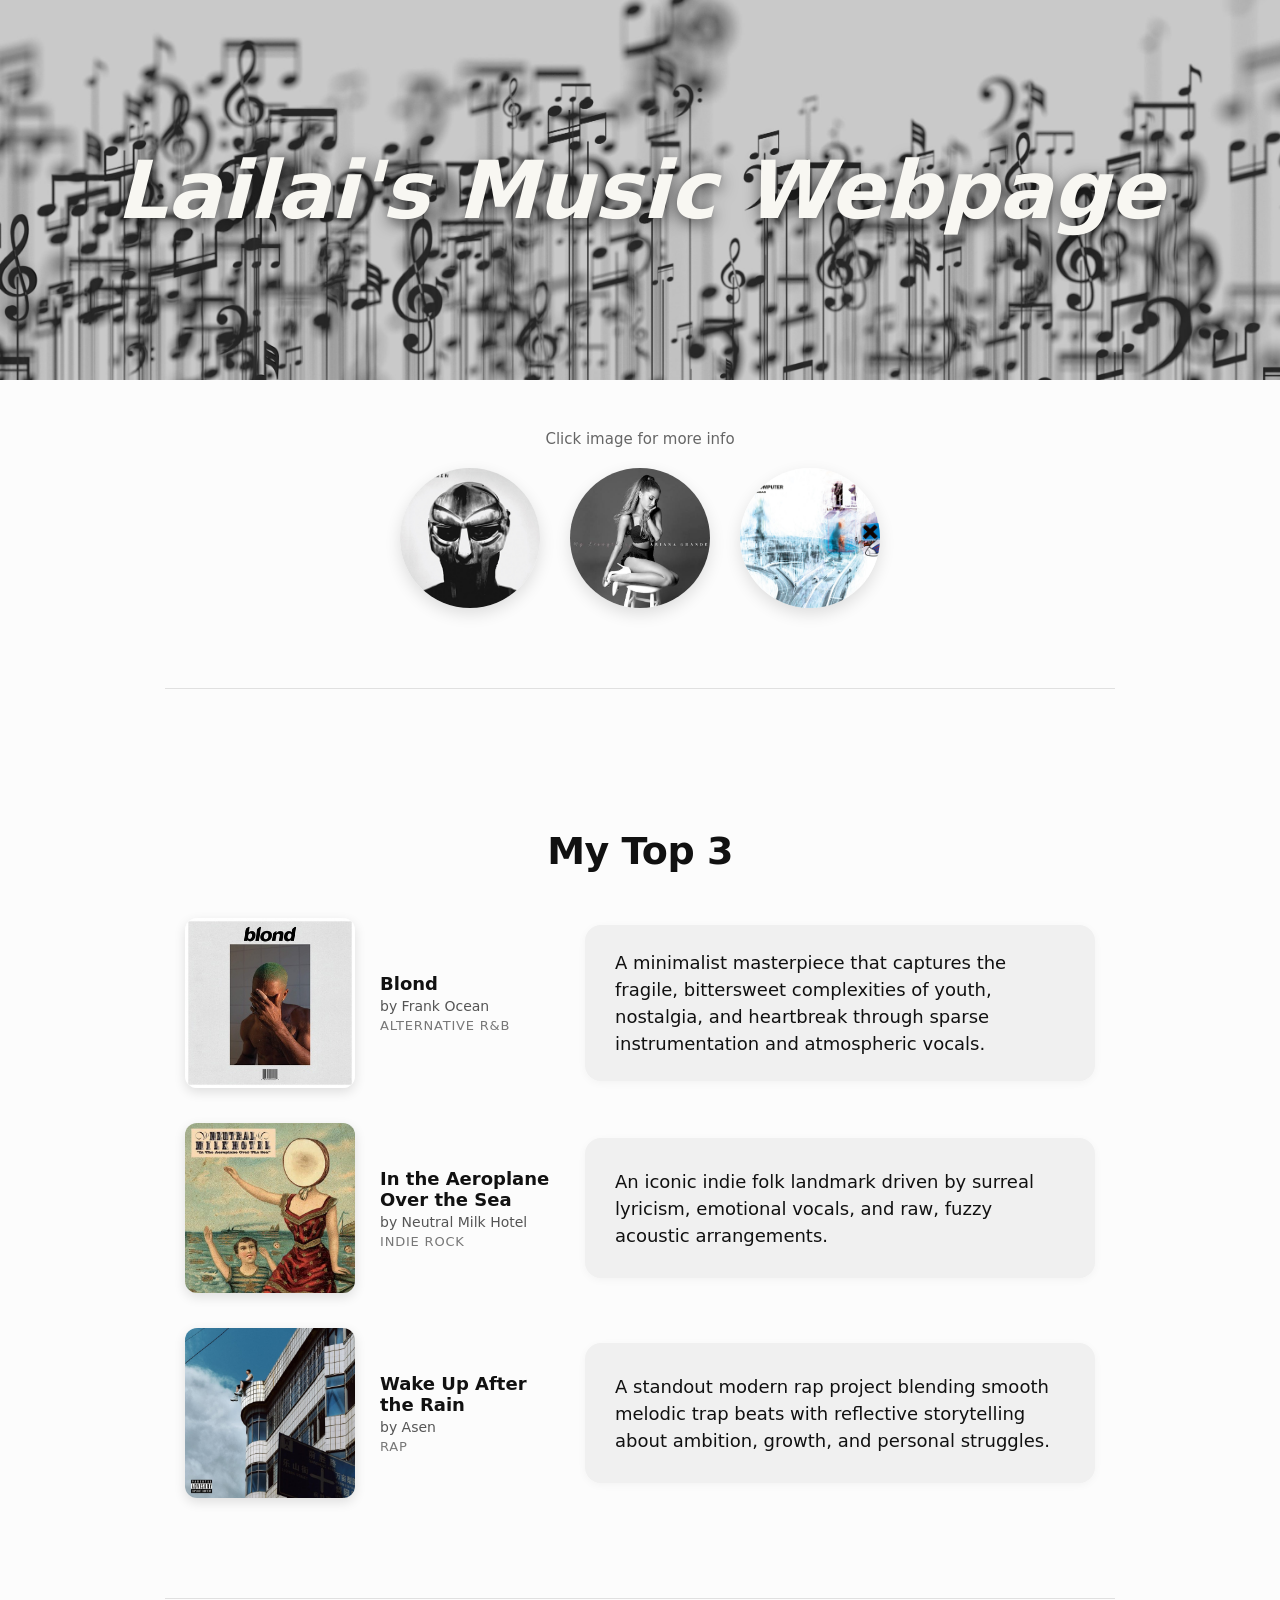
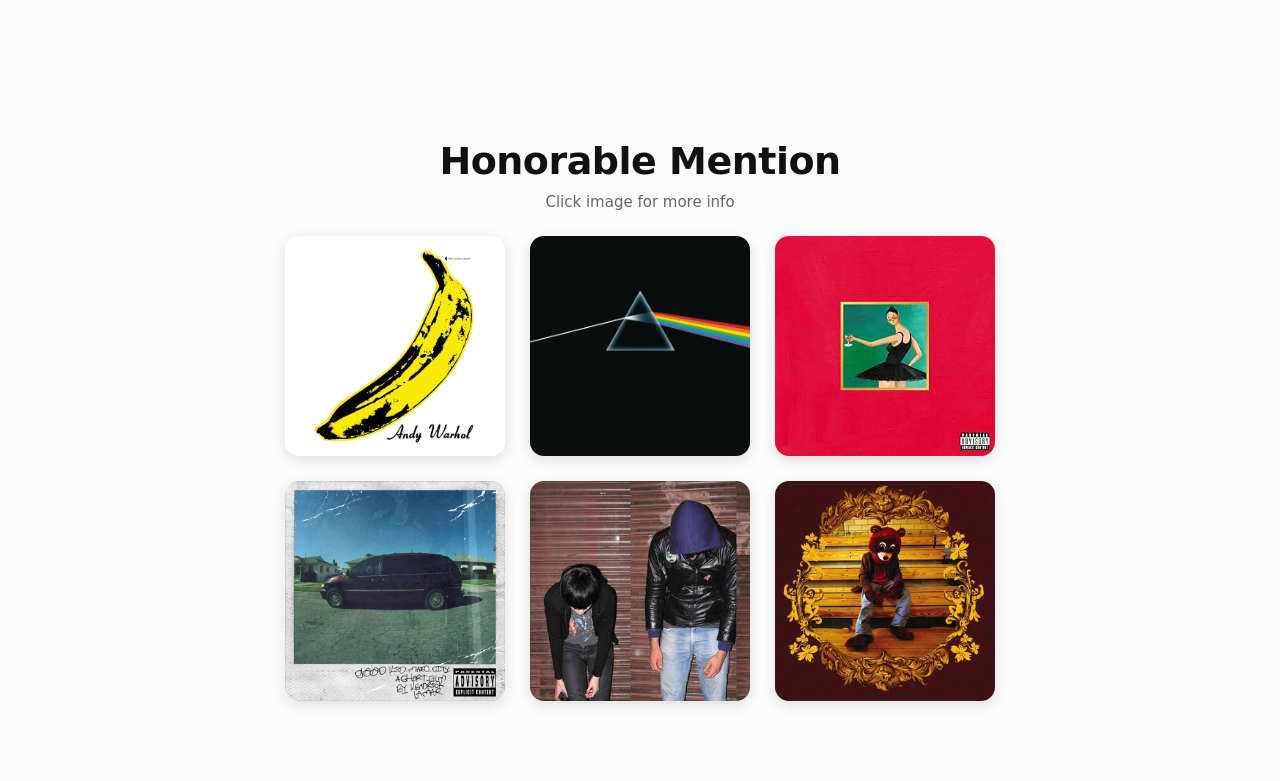
<file: index.html>
<!DOCTYPE html>
<html lang="en">
<head>
    <meta charset="UTF-8">
    <meta name="viewport" content="width=device-width, initial-scale=1.0">
    <link rel="stylesheet" href="style.css">
    <title>Lailai's Music Webpage</title>
</head>
<body>

    <section class="hero-image">
        <h1 class="hero-text">Lailai's Music Webpage</h1>
    </section>

    <p class="click-instruction circle-instruction">Click image for more info</p>

    <section class="circle-banner">
        <a href="hip_hop/hiphop.html" class="circle-item">
            <img src="madvillain.jpg" alt="Madvillain">
        </a>

        <a href="rnb/rnb.html" class="circle-item">
            <img src="ariana.jpg" alt="Ariana Grande">
        </a>

        <a href="rock/rock.html" class="circle-item">
            <img src="radiohead.jpg" alt="Radiohead">
        </a>
    </section>

    <hr class="divider">

    <section class="top-three-container">
        <h2 class="top-three-title">My Top 3</h2>

        <div class="top-three-list">
            
            <div class="album-row">
                <img src="Blond.jpg" alt="Blond Cover" class="album-img">
                <div class="album-details">
                    <h3 class="album-name">Blond</h3>
                    <p class="artist-name">by Frank Ocean</p>
                    <p class="album-genre">Alternative R&B</p>
                </div>
                <div class="album-review">
                    <p>A minimalist masterpiece that captures the fragile, bittersweet complexities of youth, nostalgia, and heartbreak through sparse instrumentation and atmospheric vocals.</p>
                </div>
            </div>

            <div class="album-row">
                <img src="itaots.jpg" alt="In the Aeroplane Over the Sea Cover" class="album-img">
                <div class="album-details">
                    <h3 class="album-name">In the Aeroplane Over the Sea</h3>
                    <p class="artist-name">by Neutral Milk Hotel</p>
                    <p class="album-genre">Indie Rock</p>
                </div>
                <div class="album-review">
                    <p>An iconic indie folk landmark driven by surreal lyricism, emotional vocals, and raw, fuzzy acoustic arrangements.</p>
                </div>
            </div>

            <div class="album-row">
                <img src="wuatr.jpg" alt="Wake Up After the Rain Cover" class="album-img">
                <div class="album-details">
                    <h3 class="album-name">Wake Up After the Rain</h3>
                    <p class="artist-name">by Asen</p>
                    <p class="album-genre">Rap</p>
                </div>
                <div class="album-review">
                    <p>A standout modern rap project blending smooth melodic trap beats with reflective storytelling about ambition, growth, and personal struggles.</p>
                </div>
            </div>

        </div>
    </section>

    <hr class="divider">

    <section class="honorable-mention-container">
        <h2 class="honorable-mention-title">Honorable Mention</h2>
        
        <p class="click-instruction">Click image for more info</p>

        <div class="honorable-mention-flexbox">

            <a href="Velvet_underground _and_nico/velvet.html" class="honorable-mention-card">
                <img src="velvet_underground copy.jpg" alt="The Velvet Underground & Nico">
                <div class="honorable-mention-overlay">
                    <div class="honorable-mention-text">
                    </div>
                </div>
            </a>

            <a href="darkside_of_the_moon/dark_side_of_the_moon.html" class="honorable-mention-card">
                <img src="dark_side_moon.jpg" alt="The Dark Side of the Moon">
                <div class="honorable-mention-overlay">
                    <div class="honorable-mention-text">
                        
                    </div>
                </div>
            </a>

            <a href="mbdtf/mbdtf.html" class="honorable-mention-card">
                <img src="mbdtf.jpg" alt="My Beautiful Dark Twisted Fantasy">
                <div class="honorable-mention-overlay">
                    <div class="honorable-mention-text">
                       
                    </div>
                </div>
            </a>

            <a href="gkmc/gkmc.html" class="honorable-mention-card">
                <img src="gkmc.jpg" alt="Good Kid, M.A.A.D City">
                <div class="honorable-mention-overlay">
                    <div class="honorable-mention-text">
                       
                    </div>
                </div>
            </a>

            <a href="crystal_castal/crystal_castal.html" class="honorable-mention-card">
                <img src="crystal_castles.jpg" alt="Crystal Castles">
                <div class="honorable-mention-overlay">
                    <div class="honorable-mention-text">
                        
                    </div>
                </div>
            </a>

            <a href="college_dropout/college_dropout.html" class="honorable-mention-card">
                <img src="college_dropout.jpg" alt="The College Dropout">
                <div class="honorable-mention-overlay">
                    <div class="honorable-mention-text">
                       
                    </div>
                </div>
            </a>

        </div>
    </section>

</body>
</html>
</file>
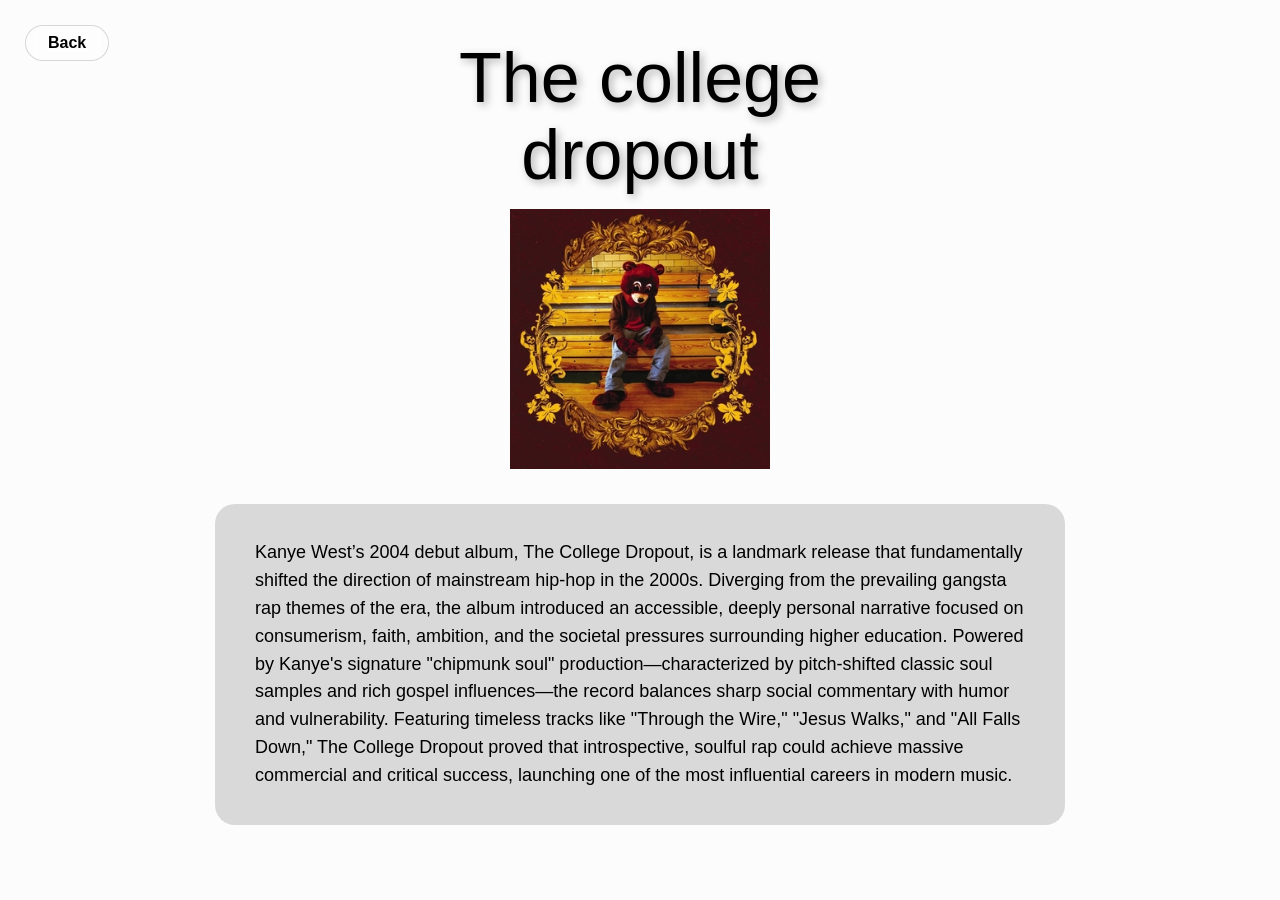
<file: college_dropout/college_dropout.html>
<!DOCTYPE html>
<html lang="en">
<head>
    <meta charset="UTF-8">
    <meta name="viewport" content="width=device-width, initial-scale=1.0">
    <link rel="stylesheet" href="style.css">
    <title>The College Dropout</title>
</head>
<body>

    <a href="../index.html" class="back-btn">
        Back
    </a>

    <section class="artist-hero">
        <h1 class="artist-hero-text">The college<br>dropout</h1>
    </section>

    <div class="image-flex-container">
        <img src="college_dropout copy.jpg" alt="The College Dropout" class="album-cover">
    </div>

    <div class="description-box">
        <p>
           Kanye West’s 2004 debut album, The College Dropout, is a landmark release that fundamentally shifted the direction of mainstream hip-hop in the 2000s. Diverging from the prevailing gangsta rap themes of the era, the album introduced an accessible, deeply personal narrative focused on consumerism, faith, ambition, and the societal pressures surrounding higher education. Powered by Kanye's signature "chipmunk soul" production—characterized by pitch-shifted classic soul samples and rich gospel influences—the record balances sharp social commentary with humor and vulnerability. Featuring timeless tracks like "Through the Wire," "Jesus Walks," and "All Falls Down," The College Dropout proved that introspective, soulful rap could achieve massive commercial and critical success, launching one of the most influential careers in modern music.
    </div>

</body>
</html>
</file>
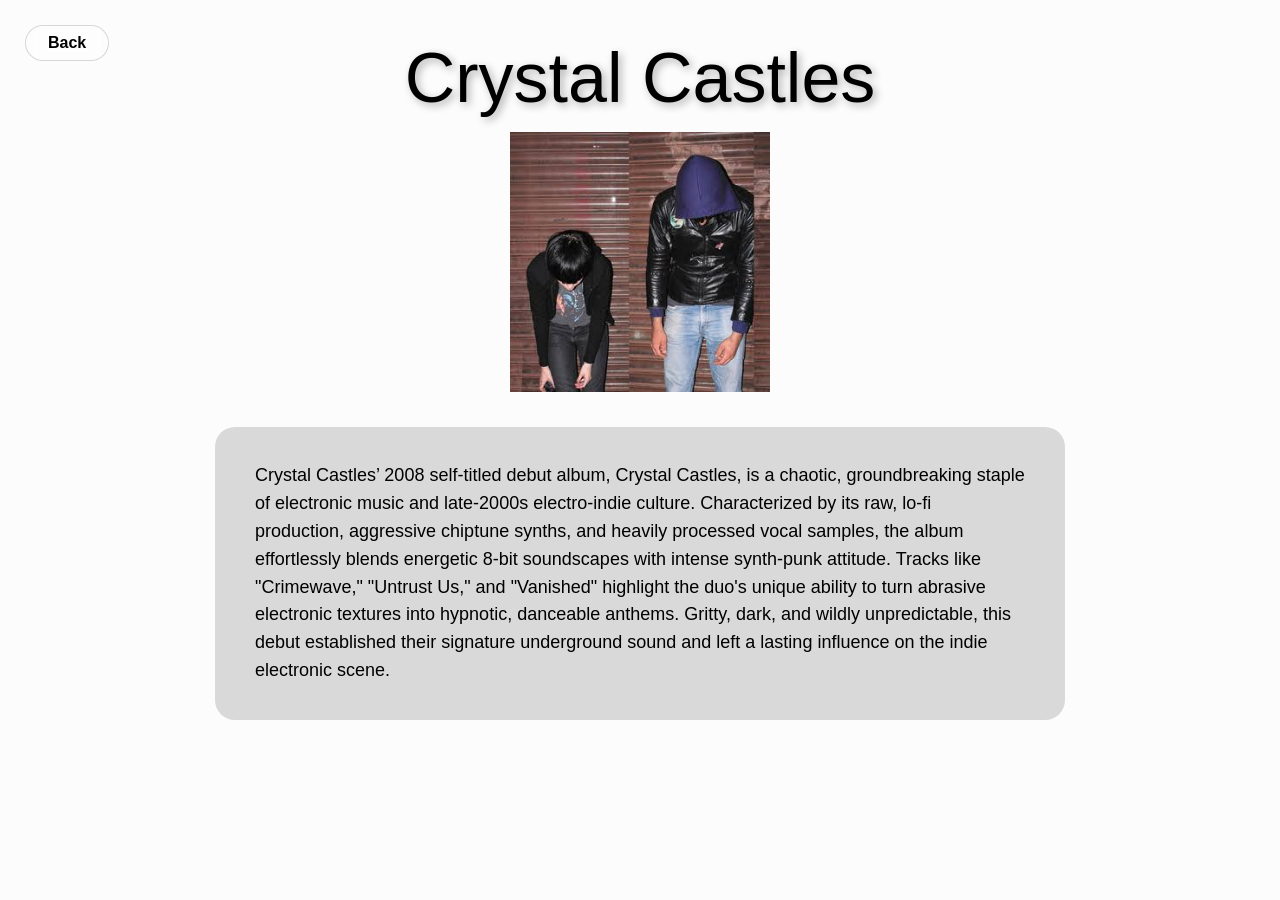
<file: crystal_castal/crystal_castal.html>
<!DOCTYPE html>
<html lang="en">
<head>
    <meta charset="UTF-8">
    <meta name="viewport" content="width=device-width, initial-scale=1.0">
    <link rel="stylesheet" href="style.css">
    <title>Crystal Castles</title>
</head>
<body>

    <a href="../index.html" class="back-btn">Back</a>

    <section class="artist-hero">
        <h1 class="artist-hero-text">Crystal Castles</h1>
    </section>

    <div class="image-flex-container">
        <img src="crystal_castles copy.jpg" alt="Crystal Castles" class="album-cover">
    </div>

    <div class="description-box">
        <p>
            Crystal Castles’ 2008 self-titled debut album, Crystal Castles, is a chaotic, groundbreaking staple of electronic music and late-2000s electro-indie culture. Characterized by its raw, lo-fi production, aggressive chiptune synths, and heavily processed vocal samples, the album effortlessly blends energetic 8-bit soundscapes with intense synth-punk attitude. Tracks like "Crimewave," "Untrust Us," and "Vanished" highlight the duo's unique ability to turn abrasive electronic textures into hypnotic, danceable anthems. Gritty, dark, and wildly unpredictable, this debut established their signature underground sound and left a lasting influence on the indie electronic scene.
        </p>
    </div>

</body>
</html>
</file>
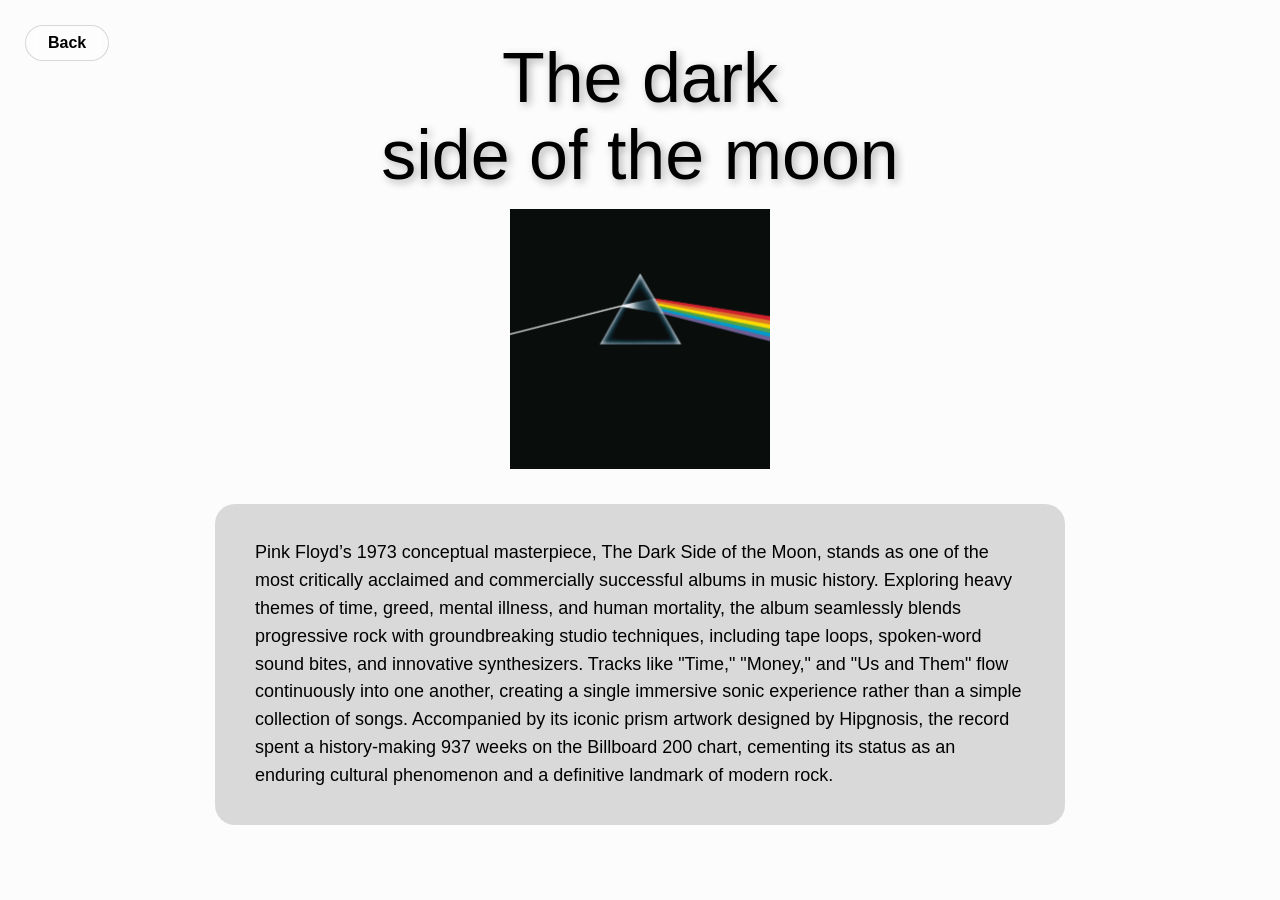
<file: darkside_of_the_moon/dark_side_of_the_moon.html>
<!DOCTYPE html>
<html lang="en">
<head>
    <meta charset="UTF-8">
    <meta name="viewport" content="width=device-width, initial-scale=1.0">
    <link rel="stylesheet" href="style.css">
    <title>The Dark Side of the Moon</title>
</head>
<body>

    <a href="../index.html" class="back-btn">
        Back
    </a>

    <section class="artist-hero">
        <h1 class="artist-hero-text">The dark<br>side of the moon</h1>
    </section>

    <div class="image-flex-container">
        <img src="dark_side_moon copy.jpg" alt="The Dark Side of the Moon" class="album-cover">
    </div>

    <div class="description-box">
        <p>
            Pink Floyd’s 1973 conceptual masterpiece, The Dark Side of the Moon, stands as one of the most critically acclaimed and commercially successful albums in music history. Exploring heavy themes of time, greed, mental illness, and human mortality, the album seamlessly blends progressive rock with groundbreaking studio techniques, including tape loops, spoken-word sound bites, and innovative synthesizers. Tracks like "Time," "Money," and "Us and Them" flow continuously into one another, creating a single immersive sonic experience rather than a simple collection of songs. Accompanied by its iconic prism artwork designed by Hipgnosis, the record spent a history-making 937 weeks on the Billboard 200 chart, cementing its status as an enduring cultural phenomenon and a definitive landmark of modern rock.
    </div>

</body>
</html>
</file>
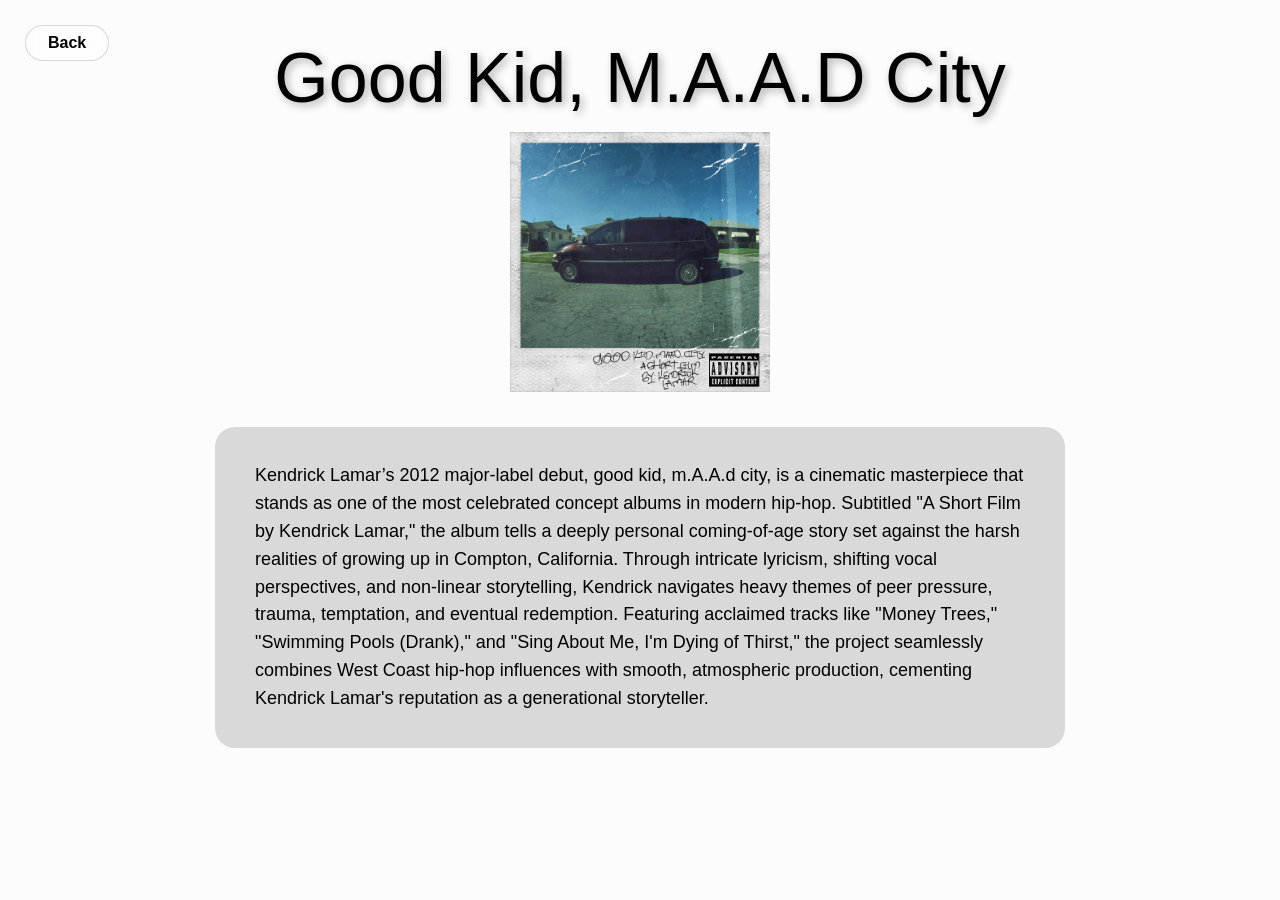
<file: gkmc/gkmc.html>
<!DOCTYPE html>
<html lang="en">
<head>
    <meta charset="UTF-8">
    <meta name="viewport" content="width=device-width, initial-scale=1.0">
    <link rel="stylesheet" href="style.css">
    <title>Good Kid, M.A.A.D City</title>
</head>
<body>

    <a href="../index.html" class="back-btn">
        Back
    </a>

    <section class="artist-hero">
        <h1 class="artist-hero-text">Good Kid, M.A.A.D City</h1>
    </section>

    <div class="image-flex-container">
        <img src="gkmc copy.jpg" alt="Good Kid, M.A.A.D City" class="album-cover">
    </div>

    <div class="description-box">
        <p>
            Kendrick Lamar’s 2012 major-label debut, good kid, m.A.A.d city, is a cinematic masterpiece that stands as one of the most celebrated concept albums in modern hip-hop. Subtitled "A Short Film by Kendrick Lamar," the album tells a deeply personal coming-of-age story set against the harsh realities of growing up in Compton, California. Through intricate lyricism, shifting vocal perspectives, and non-linear storytelling, Kendrick navigates heavy themes of peer pressure, trauma, temptation, and eventual redemption. Featuring acclaimed tracks like "Money Trees," "Swimming Pools (Drank)," and "Sing About Me, I'm Dying of Thirst," the project seamlessly combines West Coast hip-hop influences with smooth, atmospheric production, cementing Kendrick Lamar's reputation as a generational storyteller.
        </p>
    </div>

</body>
</html>
</file>
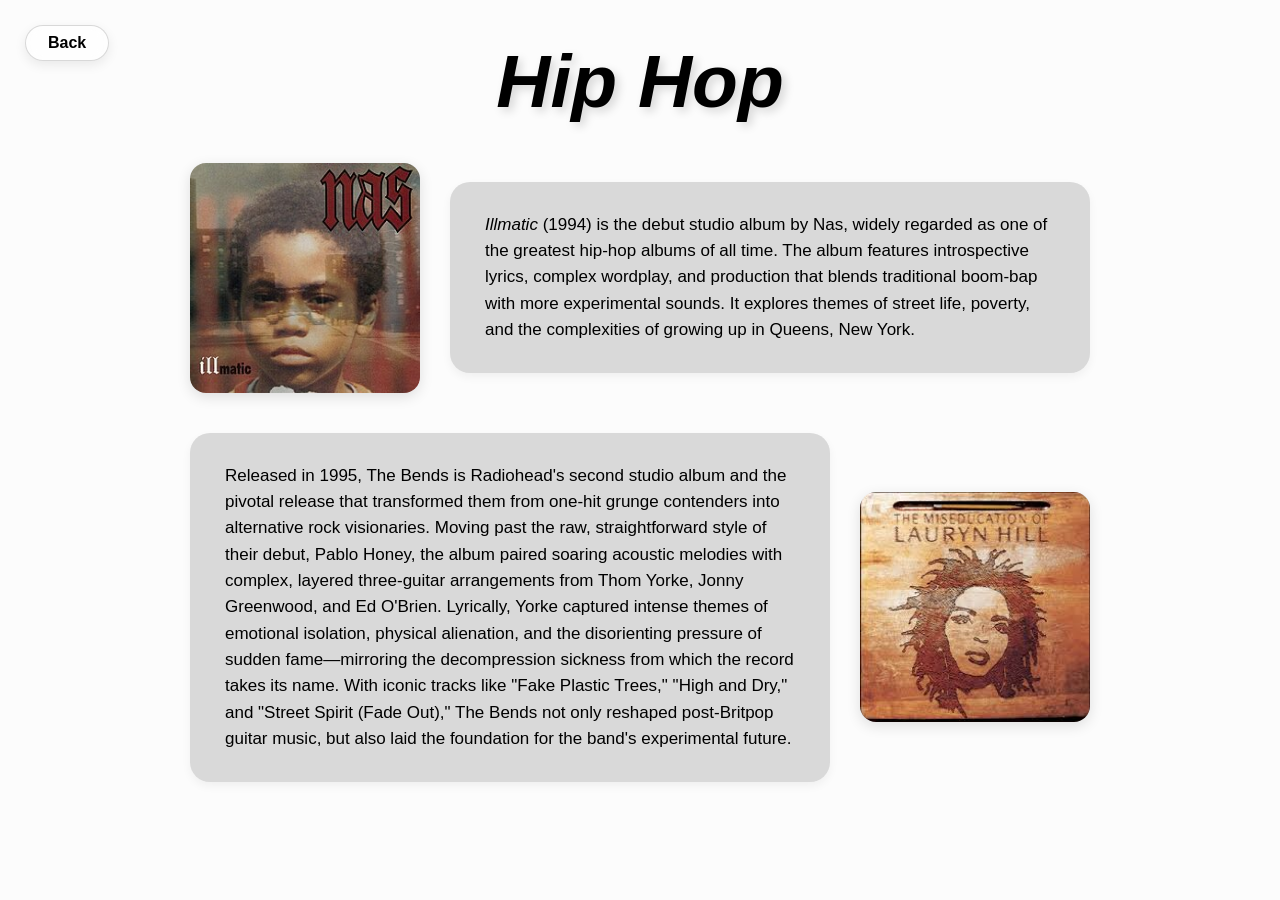
<file: hip_hop/hiphop.html>
<!DOCTYPE html>
<html lang="en">
<head>
    <meta charset="UTF-8">
    <meta name="viewport" content="width=device-width, initial-scale=1.0">
    <link rel="stylesheet" href="style.css">
    <title>Hip Hop</title>
</head>
<body>

    <a href="../index.html" class="back-btn">
        Back
    </a>

    <section class="artist-hero">
        <h1 class="artist-hero-text">Hip Hop</h1>
    </section>

    <div class="hiphop-flex-container">
        
     
        <div class="hiphop-row">
            <img src="Illmatic.jpg" alt="Illmatic" class="hiphop-album-cover">
            <div class="curved-description-box">
                <p>
                    <em>Illmatic</em> (1994) is the debut studio album by Nas, widely regarded as one of the greatest hip-hop albums of all time. The album features introspective lyrics, complex wordplay, and production that blends traditional boom-bap with more experimental sounds. It explores themes of street life, poverty, and the complexities of growing up in Queens, New York.
                </p>
            </div>
        </div>


        <div class="hiphop-row">
            <div class="curved-description-box">
                <p>
                     Released in 1995, The Bends is Radiohead's second studio album and the pivotal release that transformed them from one-hit grunge contenders into alternative rock visionaries. Moving past the raw, straightforward style of their debut, Pablo Honey, the album paired soaring acoustic melodies with complex, layered three-guitar arrangements from Thom Yorke, Jonny Greenwood, and Ed O'Brien. Lyrically, Yorke captured intense themes of emotional isolation, physical alienation, and the disorienting pressure of sudden fame—mirroring the decompression sickness from which the record takes its name. With iconic tracks like "Fake Plastic Trees," "High and Dry," and "Street Spirit (Fade Out)," The Bends not only reshaped post-Britpop guitar music, but also laid the foundation for the band's experimental future.
                </p>
            </div>
            <img src="lauryn_hill.jpg" alt="The Miseducation of Lauryn Hill" class="hiphop-album-cover">
        </div>

    </div>

</body>
</html>
</file>
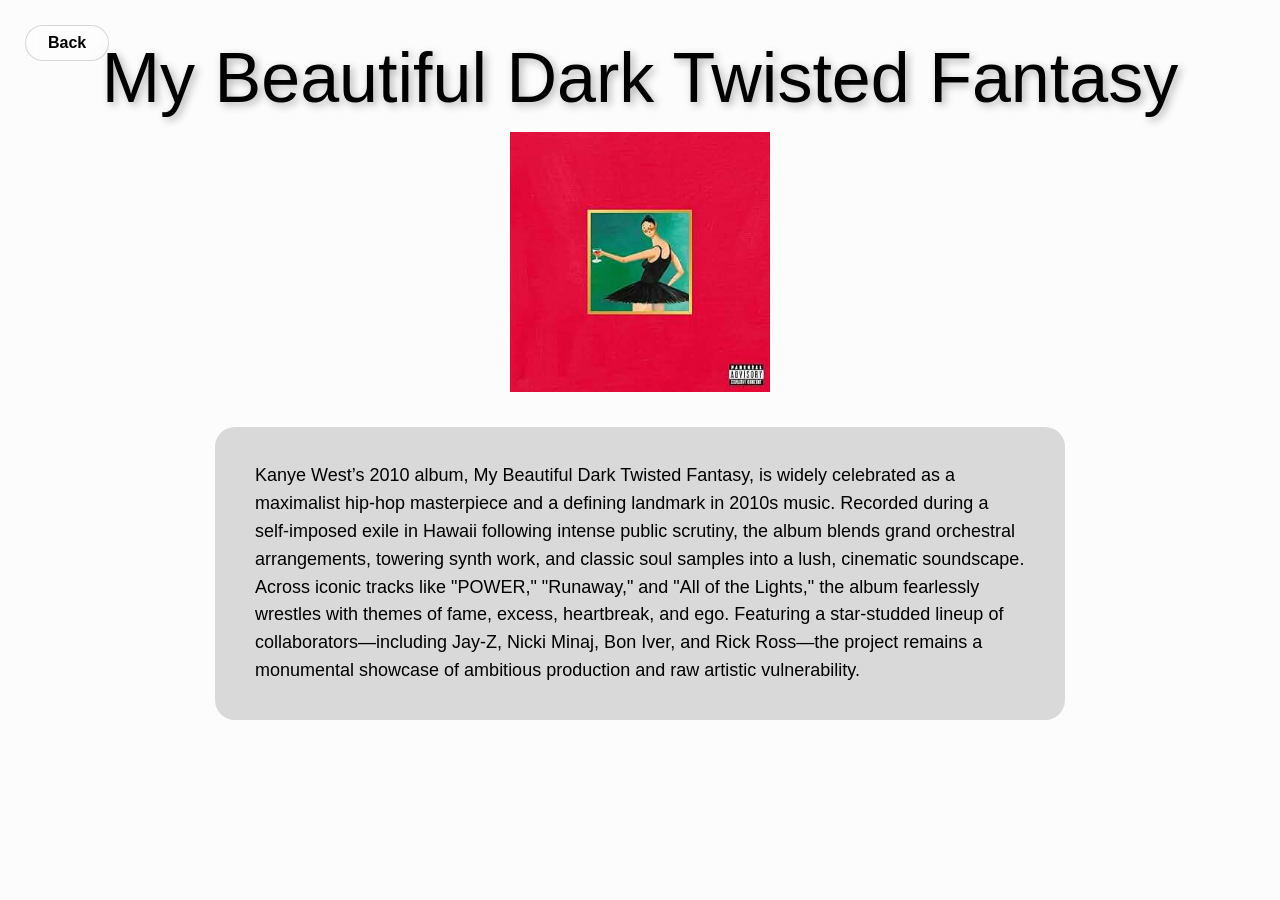
<file: mbdtf/mbdtf.html>
<!DOCTYPE html>
<html lang="en">
<head>
    <meta charset="UTF-8">
    <meta name="viewport" content="width=device-width, initial-scale=1.0">
    <link rel="stylesheet" href="style.css">
    <title>My Beautiful Dark Twisted Fantasy</title>
</head>
<body>

     <a href="../index.html" class="back-btn">
        Back
    </a>
    
    <section class="artist-hero">
        <h1 class="artist-hero-text">My Beautiful Dark Twisted Fantasy</h1>
    </section>

    <div class="image-flex-container">
        <img src="mbdtf copy.jpg" alt="My Beautiful Dark Twisted Fantasy" class="album-cover">
    </div>

    <div class="description-box">
        <p>
            Kanye West’s 2010 album, My Beautiful Dark Twisted Fantasy, is widely celebrated as a maximalist hip-hop masterpiece and a defining landmark in 2010s music. Recorded during a self-imposed exile in Hawaii following intense public scrutiny, the album blends grand orchestral arrangements, towering synth work, and classic soul samples into a lush, cinematic soundscape. Across iconic tracks like "POWER," "Runaway," and "All of the Lights," the album fearlessly wrestles with themes of fame, excess, heartbreak, and ego. Featuring a star-studded lineup of collaborators—including Jay-Z, Nicki Minaj, Bon Iver, and Rick Ross—the project remains a monumental showcase of ambitious production and raw artistic vulnerability.
    </div>

</body>
</html>
</file>
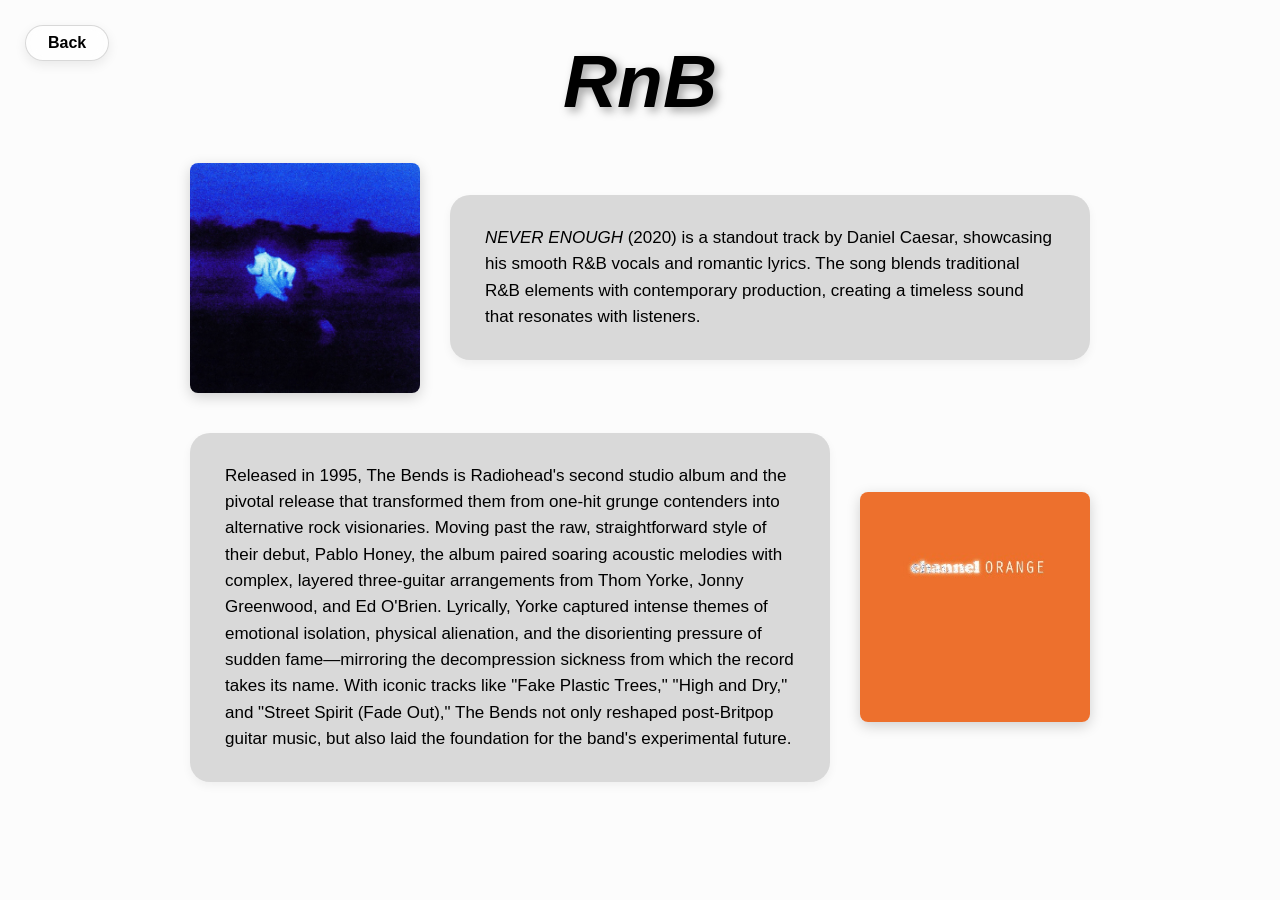
<file: rnb/rnb.html>
<!DOCTYPE html>
<html lang="en">
<head>
    <meta charset="UTF-8">
    <meta name="viewport" content="width=device-width, initial-scale=1.0">
    <link rel="stylesheet" href="style.css">
    <title>RnB</title>
</head>
<body>

    <a href="../index.html" class="back-btn">
        Back
    </a>

    <section class="artist-hero">
        <h1 class="artist-hero-text">RnB</h1>
    </section>

    <div class="rnb-flex-container">
        
     
        <div class="rnb-row">
            <img src="danielc.jpg" alt="NEVER ENOUGH" class="rnb-album-cover">
            <div class="curved-description-box">
                <p>
                    <em>NEVER ENOUGH</em> (2020) is a standout track by Daniel Caesar, showcasing his smooth R&B vocals and romantic lyrics. The song blends traditional R&B elements with contemporary production, creating a timeless sound that resonates with listeners.
                </p>
            </div>
        </div>


        <div class="rnb-row">
            <div class="curved-description-box">
                <p>
                     Released in 1995, The Bends is Radiohead's second studio album and the pivotal release that transformed them from one-hit grunge contenders into alternative rock visionaries. Moving past the raw, straightforward style of their debut, Pablo Honey, the album paired soaring acoustic melodies with complex, layered three-guitar arrangements from Thom Yorke, Jonny Greenwood, and Ed O'Brien. Lyrically, Yorke captured intense themes of emotional isolation, physical alienation, and the disorienting pressure of sudden fame—mirroring the decompression sickness from which the record takes its name. With iconic tracks like "Fake Plastic Trees," "High and Dry," and "Street Spirit (Fade Out)," The Bends not only reshaped post-Britpop guitar music, but also laid the foundation for the band's experimental future.
                </p>
            </div>
            <img src="Channel_ORANGE.jpg" alt="Channel Orange by Frank Ocean" class="rnb-album-cover">
        </div>

    </div>

</body>
</html>
</file>
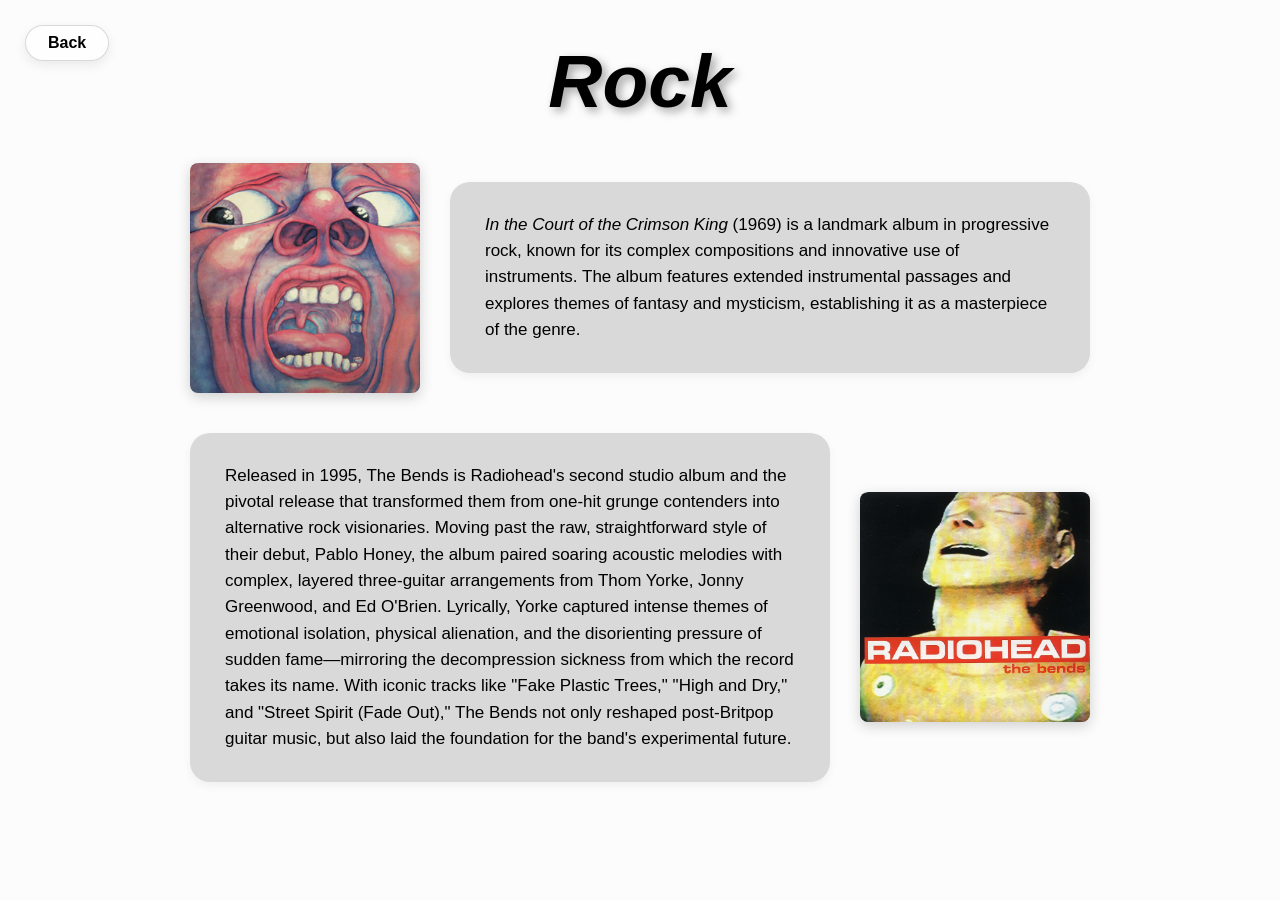
<file: rock/rock.html>
<!DOCTYPE html>
<html lang="en">
<head>
    <meta charset="UTF-8">
    <meta name="viewport" content="width=device-width, initial-scale=1.0">
    <link rel="stylesheet" href="style.css">
    <title>Rock</title>
</head>
<body>

    <a href="../index.html" class="back-btn">
        Back
    </a>

    <section class="artist-hero">
        <h1 class="artist-hero-text">Rock</h1>
    </section>

    <div class="rock-flex-container">
        
     
        <div class="rock-row">
            <img src="crimson_king.jpg" alt="In the Court of the Crimson King" class="rock-album-cover">
            <div class="curved-description-box">
                <p>
                    <em>In the Court of the Crimson King</em> (1969) is a landmark album in progressive rock, known for its complex compositions and innovative use of instruments. The album features extended instrumental passages and explores themes of fantasy and mysticism, establishing it as a masterpiece of the genre.
                </p>
            </div>
        </div>


        <div class="rock-row">
            <div class="curved-description-box">
                <p>
                     Released in 1995, The Bends is Radiohead's second studio album and the pivotal release that transformed them from one-hit grunge contenders into alternative rock visionaries. Moving past the raw, straightforward style of their debut, Pablo Honey, the album paired soaring acoustic melodies with complex, layered three-guitar arrangements from Thom Yorke, Jonny Greenwood, and Ed O'Brien. Lyrically, Yorke captured intense themes of emotional isolation, physical alienation, and the disorienting pressure of sudden fame—mirroring the decompression sickness from which the record takes its name. With iconic tracks like "Fake Plastic Trees," "High and Dry," and "Street Spirit (Fade Out)," The Bends not only reshaped post-Britpop guitar music, but also laid the foundation for the band's experimental future.
                </p>
            </div>
            <img src="the_bends.jpg" alt="The Bends by Radiohead" class="rock-album-cover">
        </div>

    </div>

</body>
</html>
</file>
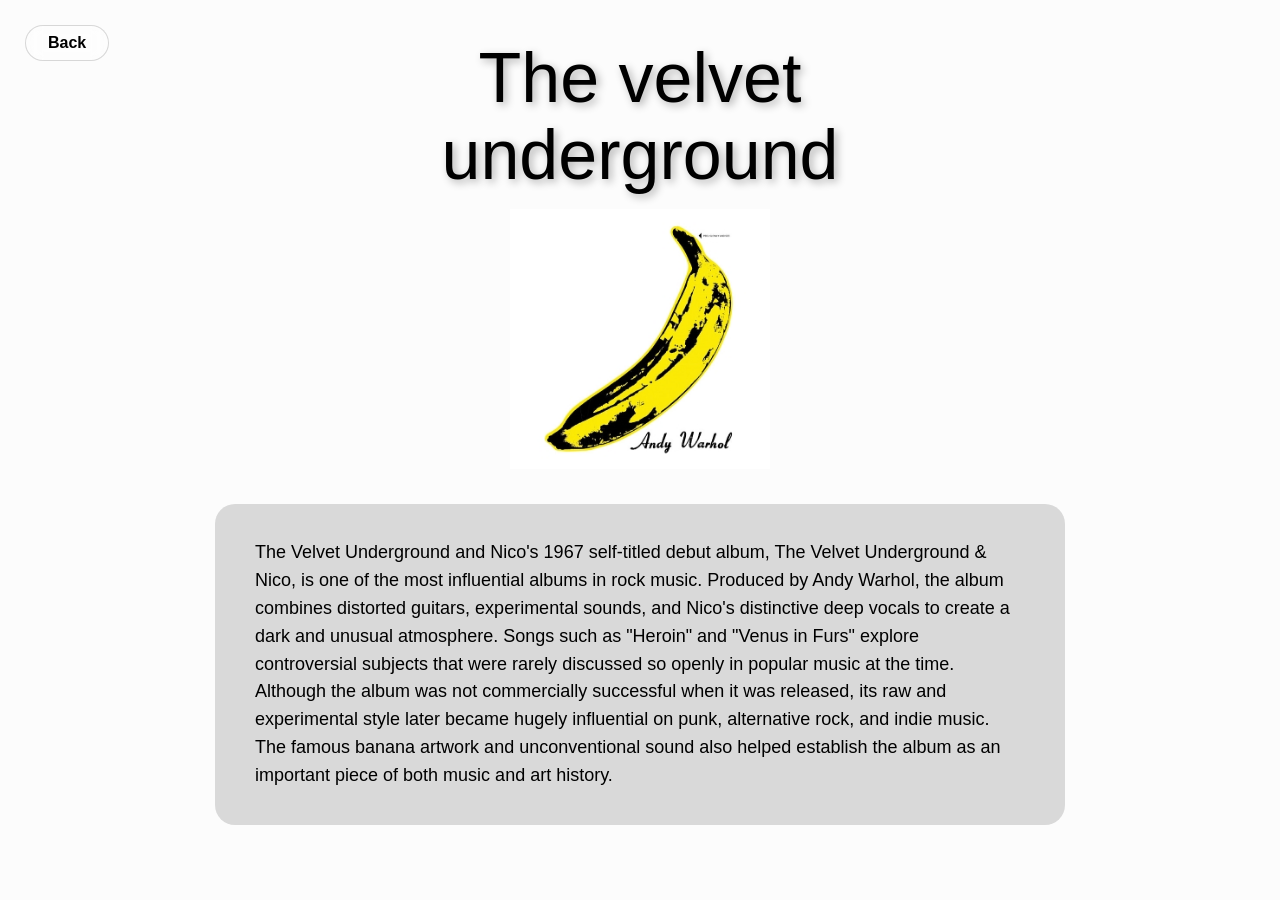
<file: Velvet_underground _and_nico/velvet.html>
<!DOCTYPE html>
<html lang="en">
<head>
    <meta charset="UTF-8">
    <meta name="viewport" content="width=device-width, initial-scale=1.0">
    <link rel="stylesheet" href="style.css">
    <title>The Velvet Underground</title>
</head>
<body>

    <a href="../index.html" class="back-btn">
        Back
    </a>

    <section class="artist-hero">
        <h1 class="artist-hero-text">The velvet<br>underground</h1>
    </section>

    <div class="image-flex-container">
        <img src="velvet_underground.jpg" alt="The Velvet Underground & Nico" class="album-cover">
    </div>

    <div class="description-box">
        <p>
            The Velvet Underground and Nico's 1967 self-titled debut album, The Velvet Underground & Nico, is one of the most influential albums in rock music. Produced by Andy Warhol, the album combines distorted guitars, experimental sounds, and Nico's distinctive deep vocals to create a dark and unusual atmosphere. Songs such as "Heroin" and "Venus in Furs" explore controversial subjects that were rarely discussed so openly in popular music at the time. Although the album was not commercially successful when it was released, its raw and experimental style later became hugely influential on punk, alternative rock, and indie music. The famous banana artwork and unconventional sound also helped establish the album as an important piece of both music and art history.
        </p>
    </div>

</body>
</html>
</file>
<file: style.css>
* {
    margin: 0;
    padding: 0;
    box-sizing: border-box;
}

body {
    font-family: system-ui, -apple-system, BlinkMacSystemFont, "Segoe UI", Roboto, sans-serif;
    background-color: #fcfcfc;
    color: #111111;
}

.hero-image {
    background-image: url("hero_image.jpg");
    background-position: center;
    background-repeat: no-repeat;
    background-size: cover;
    height: 380px;
    display: flex;
    align-items: center;
    justify-content: center;
}

.hero-text {
    color: #f8f7f2;
    font-size: clamp(40px, 8vw, 80px);
    font-style: italic;
    font-weight: 800;
    text-align: center;
    padding: 0 20px;
    text-shadow: 0 4px 16px rgba(0, 0, 0, 0.6);
}

.click-instruction {
    text-align: center;
    color: #666666;
    font-size: 15px;
    font-weight: 500;
    margin-bottom: 25px;
}

.circle-instruction {
    margin-top: 50px;
    margin-bottom: -10px;
}

.circle-banner {
    display: flex;
    justify-content: center;
    align-items: center;
    gap: 30px;
    padding: 30px 20px 40px 20px;
    flex-wrap: wrap;
}

.circle-item {
    display: block;
    position: relative;
    width: 140px;
    height: 140px;
    border-radius: 50%;
    overflow: hidden;
    text-decoration: none;
    box-shadow: 0 6px 16px rgba(0, 0, 0, 0.12);
}

.circle-item img {
    width: 100%;
    height: 100%;
    object-fit: cover;
}

.divider {
    width: 90%;
    max-width: 950px;
    border: none;
    height: 1px;
    background-color: #e0e0e0;
    margin: 40px auto 140px auto;
}

.top-three-container {
    max-width: 950px;
    margin: 0 auto;
    padding: 0 20px 60px 20px;
}

.top-three-title {
    font-size: 38px;
    text-align: center;
    margin-bottom: 45px;
    font-weight: 800;
    letter-spacing: -0.5px;
}

.top-three-list {
    display: flex;
    flex-direction: column;
    gap: 35px;
}

.album-row {
    display: flex;
    align-items: center;
    gap: 25px;
}

.album-img {
    width: 170px;
    height: 170px;
    object-fit: cover;
    flex-shrink: 0;
    border-radius: 12px;
    box-shadow: 0 4px 12px rgba(0, 0, 0, 0.12);
}

.album-details {
    width: 180px;
    flex-shrink: 0;
}

.album-name {
    font-size: 18px;
    font-weight: 700;
    margin-bottom: 4px;
}

.artist-name {
    font-size: 14px;
    color: #555555;
    margin-bottom: 4px;
}

.album-genre {
    font-size: 13px;
    color: #777777;
    text-transform: uppercase;
    letter-spacing: 0.8px;
}

.album-review {
    flex: 1;
    background-color: #f0f0f0;
    border-radius: 16px;
    padding: 24px 30px;
    min-height: 140px;
    display: flex;
    align-items: center;
    font-size: 18px;
    line-height: 1.5;
    box-shadow: 0 2px 8px rgba(0, 0, 0, 0.04);
}


.honorable-mention-container {
    max-width: 950px;
    margin: 0 auto;
    padding: 0 20px 80px 20px;
    text-align: center;
}

.honorable-mention-title {
    font-size: 38px;
    margin-bottom: 10px;
    font-weight: 800;
    letter-spacing: -0.5px;
}

.honorable-mention-flexbox {
    display: flex;
    flex-wrap: wrap;
    justify-content: center;
    gap: 25px;
    max-width: 750px;
    margin: 0 auto;
}

.honorable-mention-card {
    display: block;
    position: relative;
    width: 220px;
    height: 220px;
    overflow: hidden;
    border-radius: 14px;
    text-decoration: none;
    box-shadow: 0 4px 14px rgba(0, 0, 0, 0.12);
}

.honorable-mention-card img {
    width: 100%;
    height: 100%;
    object-fit: cover;
}



.honorable-mention-name {
    color: #ffffff;
    font-size: 16px;
    font-weight: 700;
    margin-bottom: 6px;
    line-height: 1.25;
}

.honorable-mention-author {
    color: #cccccc;
    font-size: 13px;
}
</file>
<file: college_dropout/style.css>
* {
    margin: 0;
    padding: 0;
    box-sizing: border-box;
}

body {
    font-family: sans-serif;
    background-color: #fcfcfc;
    padding: 20px;
    position: relative;
}

.back-btn {
    position: absolute;
    top: 25px;
    left: 25px;
    display: inline-block;
    padding: 8px 22px;
    border-radius: 50px;
    background: rgba(255, 255, 255, 0.4);
    border: 1px solid rgba(0, 0, 0, 0.15);
    backdrop-filter: blur(8px);
    color: #000000;
    text-decoration: none;
    font-size: 16px;
    font-weight: bold;
    /* box-shadow removed here */
}

.artist-hero {
    text-align: center;
    margin-top: 20px;
    margin-bottom: 15px;
}

.artist-hero-text {
    font-size: 70px;
    color: #000000;
    font-weight: normal;
    line-height: 1.1;
    text-shadow: 3px 3px 8px rgba(0, 0, 0, 0.3);
}

.image-flex-container {
    display: flex;
    justify-content: center;
    align-items: center;
    margin-bottom: 35px;
}

.album-cover {
    width: 260px;
    height: 260px;
    object-fit: cover;
    display: block;
}

.description-box {
    max-width: 850px;
    margin: 0 auto;
    background-color: #d9d9d9;
    padding: 35px 40px;
    border-radius: 20px;
}

.description-box p {
    font-size: 18px;
    line-height: 1.55;
    color: #000000;
}
</file>
<file: crystal_castal/style.css>
* {
    margin: 0;
    padding: 0;
    box-sizing: border-box;
}

body {
    font-family: sans-serif;
    background-color: #fcfcfc;
    padding: 20px;
    position: relative;
}

.back-btn {
    position: absolute;
    top: 25px;
    left: 25px;
    display: inline-block;
    padding: 8px 22px;
    border-radius: 50px;
    background: rgba(255, 255, 255, 0.4);
    border: 1px solid rgba(0, 0, 0, 0.15);
    backdrop-filter: blur(8px);
    color: #000000;
    text-decoration: none;
    font-size: 16px;
    font-weight: bold;
    /* box-shadow removed here */
}

.artist-hero {
    text-align: center;
    margin-top: 20px;
    margin-bottom: 15px;
}

.artist-hero-text {
    font-size: 70px;
    color: #000000;
    font-weight: normal;
    line-height: 1.1;
    text-shadow: 3px 3px 8px rgba(0, 0, 0, 0.3);
}

.image-flex-container {
    display: flex;
    justify-content: center;
    align-items: center;
    margin-bottom: 35px;
}

.album-cover {
    width: 260px;
    height: 260px;
    object-fit: cover;
    display: block;
}

.description-box {
    max-width: 850px;
    margin: 0 auto;
    background-color: #d9d9d9;
    padding: 35px 40px;
    border-radius: 20px;
}

.description-box p {
    font-size: 18px;
    line-height: 1.55;
    color: #000000;
}
</file>
<file: darkside_of_the_moon/style.css>
* {
    margin: 0;
    padding: 0;
    box-sizing: border-box;
}

body {
    font-family: sans-serif;
    background-color: #fcfcfc;
    padding: 20px;
    position: relative;
}

.back-btn {
    position: absolute;
    top: 25px;
    left: 25px;
    display: inline-block;
    padding: 8px 22px;
    border-radius: 50px;
    background: rgba(255, 255, 255, 0.4);
    border: 1px solid rgba(0, 0, 0, 0.15);
    backdrop-filter: blur(8px);
    color: #000000;
    text-decoration: none;
    font-size: 16px;
    font-weight: bold;
    /* box-shadow removed here */
}

.artist-hero {
    text-align: center;
    margin-top: 20px;
    margin-bottom: 15px;
}

.artist-hero-text {
    font-size: 70px;
    color: #000000;
    font-weight: normal;
    line-height: 1.1;
    text-shadow: 3px 3px 8px rgba(0, 0, 0, 0.3);
}

.image-flex-container {
    display: flex;
    justify-content: center;
    align-items: center;
    margin-bottom: 35px;
}

.album-cover {
    width: 260px;
    height: 260px;
    object-fit: cover;
    display: block;
}

.description-box {
    max-width: 850px;
    margin: 0 auto;
    background-color: #d9d9d9;
    padding: 35px 40px;
    border-radius: 20px;
}

.description-box p {
    font-size: 18px;
    line-height: 1.55;
    color: #000000;
}
</file>
<file: gkmc/style.css>
* {
    margin: 0;
    padding: 0;
    box-sizing: border-box;
}

body {
    font-family: sans-serif;
    background-color: #fcfcfc;
    padding: 20px;
    position: relative;
}

.back-btn {
    position: absolute;
    top: 25px;
    left: 25px;
    display: inline-block;
    padding: 8px 22px;
    border-radius: 50px;
    background: rgba(255, 255, 255, 0.4);
    border: 1px solid rgba(0, 0, 0, 0.15);
    backdrop-filter: blur(8px);
    color: #000000;
    text-decoration: none;
    font-size: 16px;
    font-weight: bold;
    /* box-shadow removed here */
}

.artist-hero {
    text-align: center;
    margin-top: 20px;
    margin-bottom: 15px;
}

.artist-hero-text {
    font-size: 70px;
    color: #000000;
    font-weight: normal;
    line-height: 1.1;
    text-shadow: 3px 3px 8px rgba(0, 0, 0, 0.3);
}

.image-flex-container {
    display: flex;
    justify-content: center;
    align-items: center;
    margin-bottom: 35px;
}

.album-cover {
    width: 260px;
    height: 260px;
    object-fit: cover;
    display: block;
}

.description-box {
    max-width: 850px;
    margin: 0 auto;
    background-color: #d9d9d9;
    padding: 35px 40px;
    border-radius: 20px;
}

.description-box p {
    font-size: 18px;
    line-height: 1.55;
    color: #000000;
}
</file>
<file: hip_hop/style.css>
* {
    margin: 0;
    padding: 0;
    box-sizing: border-box;
}

body {
    font-family: sans-serif;
    background-color: #fcfcfc;
    padding: 20px;
    position: relative;
}

.back-btn {
    position: absolute;
    top: 25px;
    left: 25px;
    display: inline-flex;
    align-items: center;
    gap: 8px;
    padding: 8px 22px;
    border-radius: 50px;
    background: rgba(255, 255, 255, 0.6);
    border: 1px solid rgba(0, 0, 0, 0.15);
    backdrop-filter: blur(8px);
    color: #000000;
    text-decoration: none;
    font-size: 16px;
    font-weight: bold;
    box-shadow: 0 4px 12px rgba(0, 0, 0, 0.08);
}

.artist-hero {
    text-align: center;
    margin-top: 20px;
    margin-bottom: 40px;
}

.artist-hero-text {
    font-size: 75px;
    font-style: italic;
    font-weight: bold;
    color: #000000;
    line-height: 1.1;
    text-shadow: 4px 4px 10px rgba(0, 0, 0, 0.15); 
}

.hiphop-flex-container {
    max-width: 900px;
    margin: 0 auto;
    display: flex;
    flex-direction: column;
    gap: 40px;
    padding-bottom: 60px;
}

.hiphop-row {
    display: flex;
    align-items: center;
    justify-content: center;
    gap: 30px;
}

.hiphop-album-cover {
    width: 230px;
    height: 230px;
    object-fit: cover;
    flex-shrink: 0;
    border-radius: 16px; 
    box-shadow: 0 4px 14px rgba(0, 0, 0, 0.12);
}

.curved-description-box {
    flex: 1;
    background-color: #d9d9d9;
    padding: 30px 35px;
    border-radius: 20px;
    box-shadow: 0 4px 10px rgba(0, 0, 0, 0.05);
}

.curved-description-box p {
    font-size: 17px;
    line-height: 1.55;
    color: #000000;
}
</file>
<file: mbdtf/style.css>
* {
    margin: 0;
    padding: 0;
    box-sizing: border-box;
}

body {
    font-family: sans-serif;
    background-color: #fcfcfc;
    padding: 20px;
    position: relative;
}

.back-btn {
    position: absolute;
    top: 25px;
    left: 25px;
    display: inline-block;
    padding: 8px 22px;
    border-radius: 50px;
    background: rgba(255, 255, 255, 0.4);
    border: 1px solid rgba(0, 0, 0, 0.15);
    backdrop-filter: blur(8px);
    color: #000000;
    text-decoration: none;
    font-size: 16px;
    font-weight: bold;
    /* box-shadow removed here */
}

.artist-hero {
    text-align: center;
    margin-top: 20px;
    margin-bottom: 15px;
}

.artist-hero-text {
    font-size: 70px;
    color: #000000;
    font-weight: normal;
    line-height: 1.1;
    text-shadow: 3px 3px 8px rgba(0, 0, 0, 0.3);
}

.image-flex-container {
    display: flex;
    justify-content: center;
    align-items: center;
    margin-bottom: 35px;
}

.album-cover {
    width: 260px;
    height: 260px;
    object-fit: cover;
    display: block;
}

.description-box {
    max-width: 850px;
    margin: 0 auto;
    background-color: #d9d9d9;
    padding: 35px 40px;
    border-radius: 20px;
}

.description-box p {
    font-size: 18px;
    line-height: 1.55;
    color: #000000;
}
</file>
<file: rnb/style.css>
* {
    margin: 0;
    padding: 0;
    box-sizing: border-box;
}

body {
    font-family: sans-serif;
    background-color: #fcfcfc;
    padding: 20px;
    position: relative;
}

.back-btn {
    position: absolute;
    top: 25px;
    left: 25px;
    display: inline-flex;
    align-items: center;
    gap: 8px;
    padding: 8px 22px;
    border-radius: 50px;
    background: rgba(255, 255, 255, 0.6);
    border: 1px solid rgba(0, 0, 0, 0.15);
    backdrop-filter: blur(8px);
    color: #000000;
    text-decoration: none;
    font-size: 16px;
    font-weight: bold;
    box-shadow: 0 4px 12px rgba(0, 0, 0, 0.08);
}


.back-arrow {
    font-size: 18px;
    font-weight: bold;
}


.artist-hero {
    text-align: center;
    margin-top: 20px;
    margin-bottom: 40px;
}

.artist-hero-text {
    font-size: 75px;
    font-style: italic;
    font-weight: bold;
    color: #000000;
    line-height: 1.1;
    text-shadow: 4px 4px 10px rgba(0, 0, 0, 0.35); 
}

.rnb-flex-container {
    max-width: 900px;
    margin: 0 auto;
    display: flex;
    flex-direction: column;
    gap: 40px;
    padding-bottom: 60px;
}

.rnb-row {
    display: flex;
    align-items: center;
    justify-content: center;
    gap: 30px;
}

.rnb-album-cover {
    width: 230px;
    height: 230px;
    object-fit: cover;
    flex-shrink: 0;
    border-radius: 8px;
    box-shadow: 0 4px 14px rgba(0, 0, 0, 0.18);
}

.curved-description-box {
    flex: 1;
    background-color: #d9d9d9;
    padding: 30px 35px;
    border-radius: 20px;
    box-shadow: 0 4px 10px rgba(0, 0, 0, 0.05);
}

.curved-description-box p {
    font-size: 17px;
    line-height: 1.55;
    color: #000000;
}
</file>
<file: rock/style.css>
* {
    margin: 0;
    padding: 0;
    box-sizing: border-box;
}

body {
    font-family: sans-serif;
    background-color: #fcfcfc;
    padding: 20px;
    position: relative;
}

.back-btn {
    position: absolute;
    top: 25px;
    left: 25px;
    display: inline-flex;
    align-items: center;
    gap: 8px;
    padding: 8px 22px;
    border-radius: 50px;
    background: rgba(255, 255, 255, 0.6);
    border: 1px solid rgba(0, 0, 0, 0.15);
    backdrop-filter: blur(8px);
    color: #000000;
    text-decoration: none;
    font-size: 16px;
    font-weight: bold;
    box-shadow: 0 4px 12px rgba(0, 0, 0, 0.08);
}


.back-arrow {
    font-size: 18px;
    font-weight: bold;
}


.artist-hero {
    text-align: center;
    margin-top: 20px;
    margin-bottom: 40px;
}

.artist-hero-text {
    font-size: 75px;
    font-style: italic;
    font-weight: bold;
    color: #000000;
    line-height: 1.1;
    text-shadow: 4px 4px 10px rgba(0, 0, 0, 0.35); 
}

.rock-flex-container {
    max-width: 900px;
    margin: 0 auto;
    display: flex;
    flex-direction: column;
    gap: 40px;
    padding-bottom: 60px;
}

.rock-row {
    display: flex;
    align-items: center;
    justify-content: center;
    gap: 30px;
}

.rock-album-cover {
    width: 230px;
    height: 230px;
    object-fit: cover;
    flex-shrink: 0;
    border-radius: 8px;
    box-shadow: 0 4px 14px rgba(0, 0, 0, 0.18);
}

.curved-description-box {
    flex: 1;
    background-color: #d9d9d9;
    padding: 30px 35px;
    border-radius: 20px;
    box-shadow: 0 4px 10px rgba(0, 0, 0, 0.05);
}

.curved-description-box p {
    font-size: 17px;
    line-height: 1.55;
    color: #000000;
}
</file>
<file: Velvet_underground _and_nico/style.css>
* {
    margin: 0;
    padding: 0;
    box-sizing: border-box;
}

body {
    font-family: sans-serif;
    background-color: #fcfcfc;
    padding: 20px;
    position: relative;
}

.back-btn {
    position: absolute;
    top: 25px;
    left: 25px;
    display: inline-block;
    padding: 8px 22px;
    border-radius: 50px;
    background: rgba(255, 255, 255, 0.4);
    border: 1px solid rgba(0, 0, 0, 0.15);
    backdrop-filter: blur(8px);
    color: #000000;
    text-decoration: none;
    font-size: 16px;
    font-weight: bold;
    /* box-shadow removed here */
}

.artist-hero {
    text-align: center;
    margin-top: 20px;
    margin-bottom: 15px;
}

.artist-hero-text {
    font-size: 70px;
    color: #000000;
    font-weight: normal;
    line-height: 1.1;
    text-shadow: 3px 3px 8px rgba(0, 0, 0, 0.3);
}

.image-flex-container {
    display: flex;
    justify-content: center;
    align-items: center;
    margin-bottom: 35px;
}

.album-cover {
    width: 260px;
    height: 260px;
    object-fit: cover;
    display: block;
}

.description-box {
    max-width: 850px;
    margin: 0 auto;
    background-color: #d9d9d9;
    padding: 35px 40px;
    border-radius: 20px;
}

.description-box p {
    font-size: 18px;
    line-height: 1.55;
    color: #000000;
}
</file>
